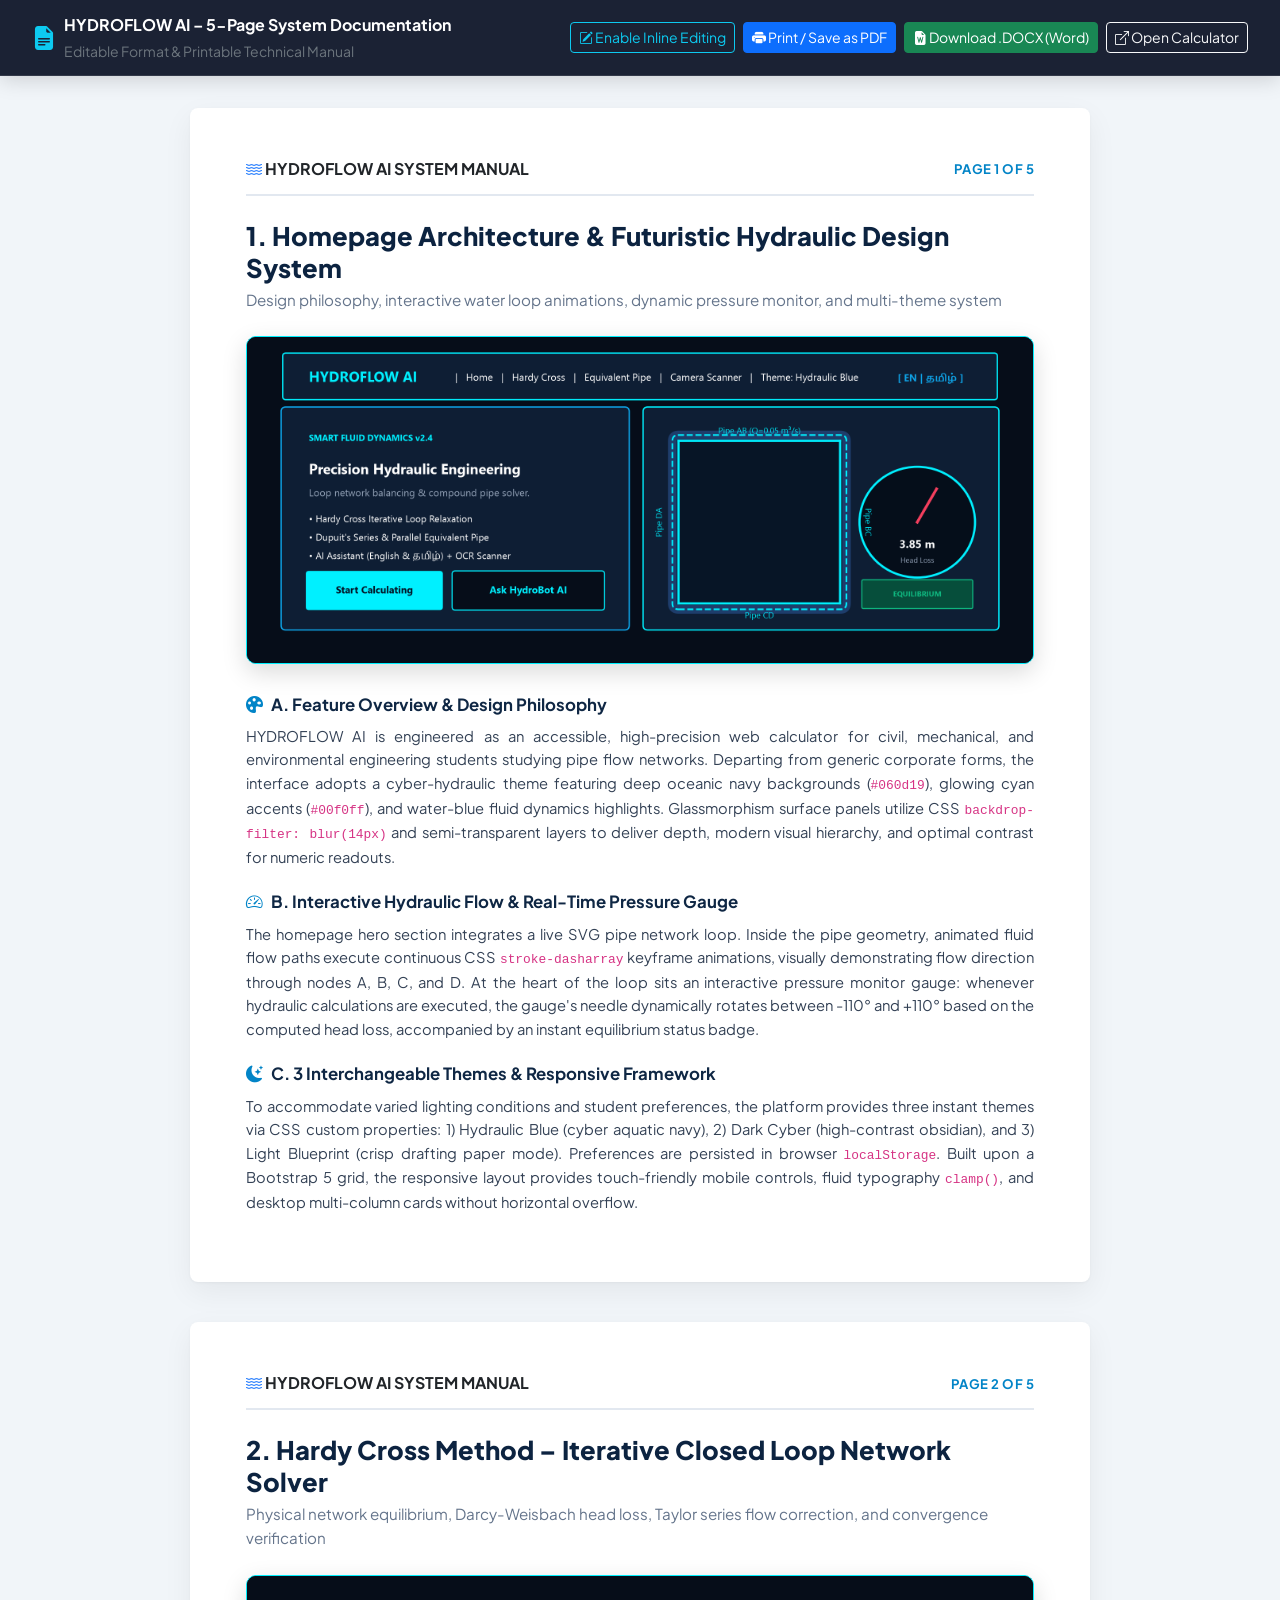
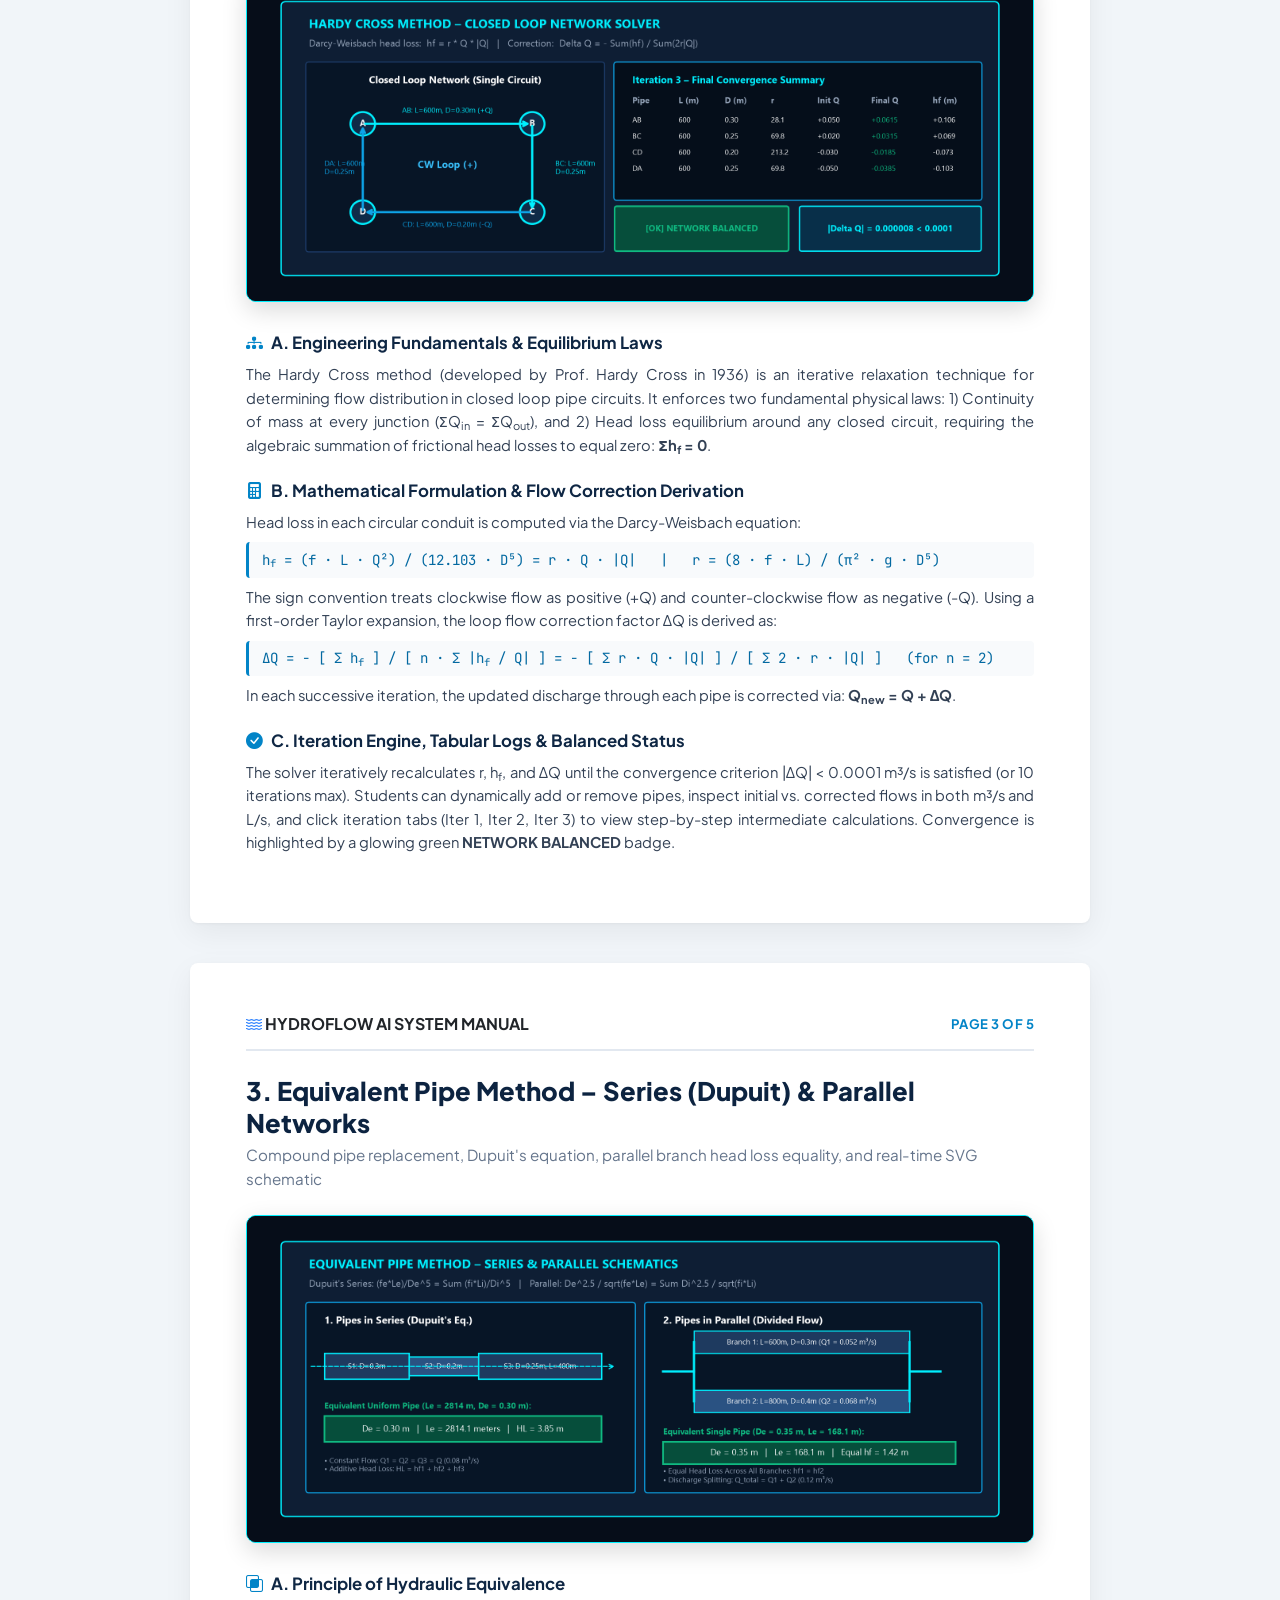
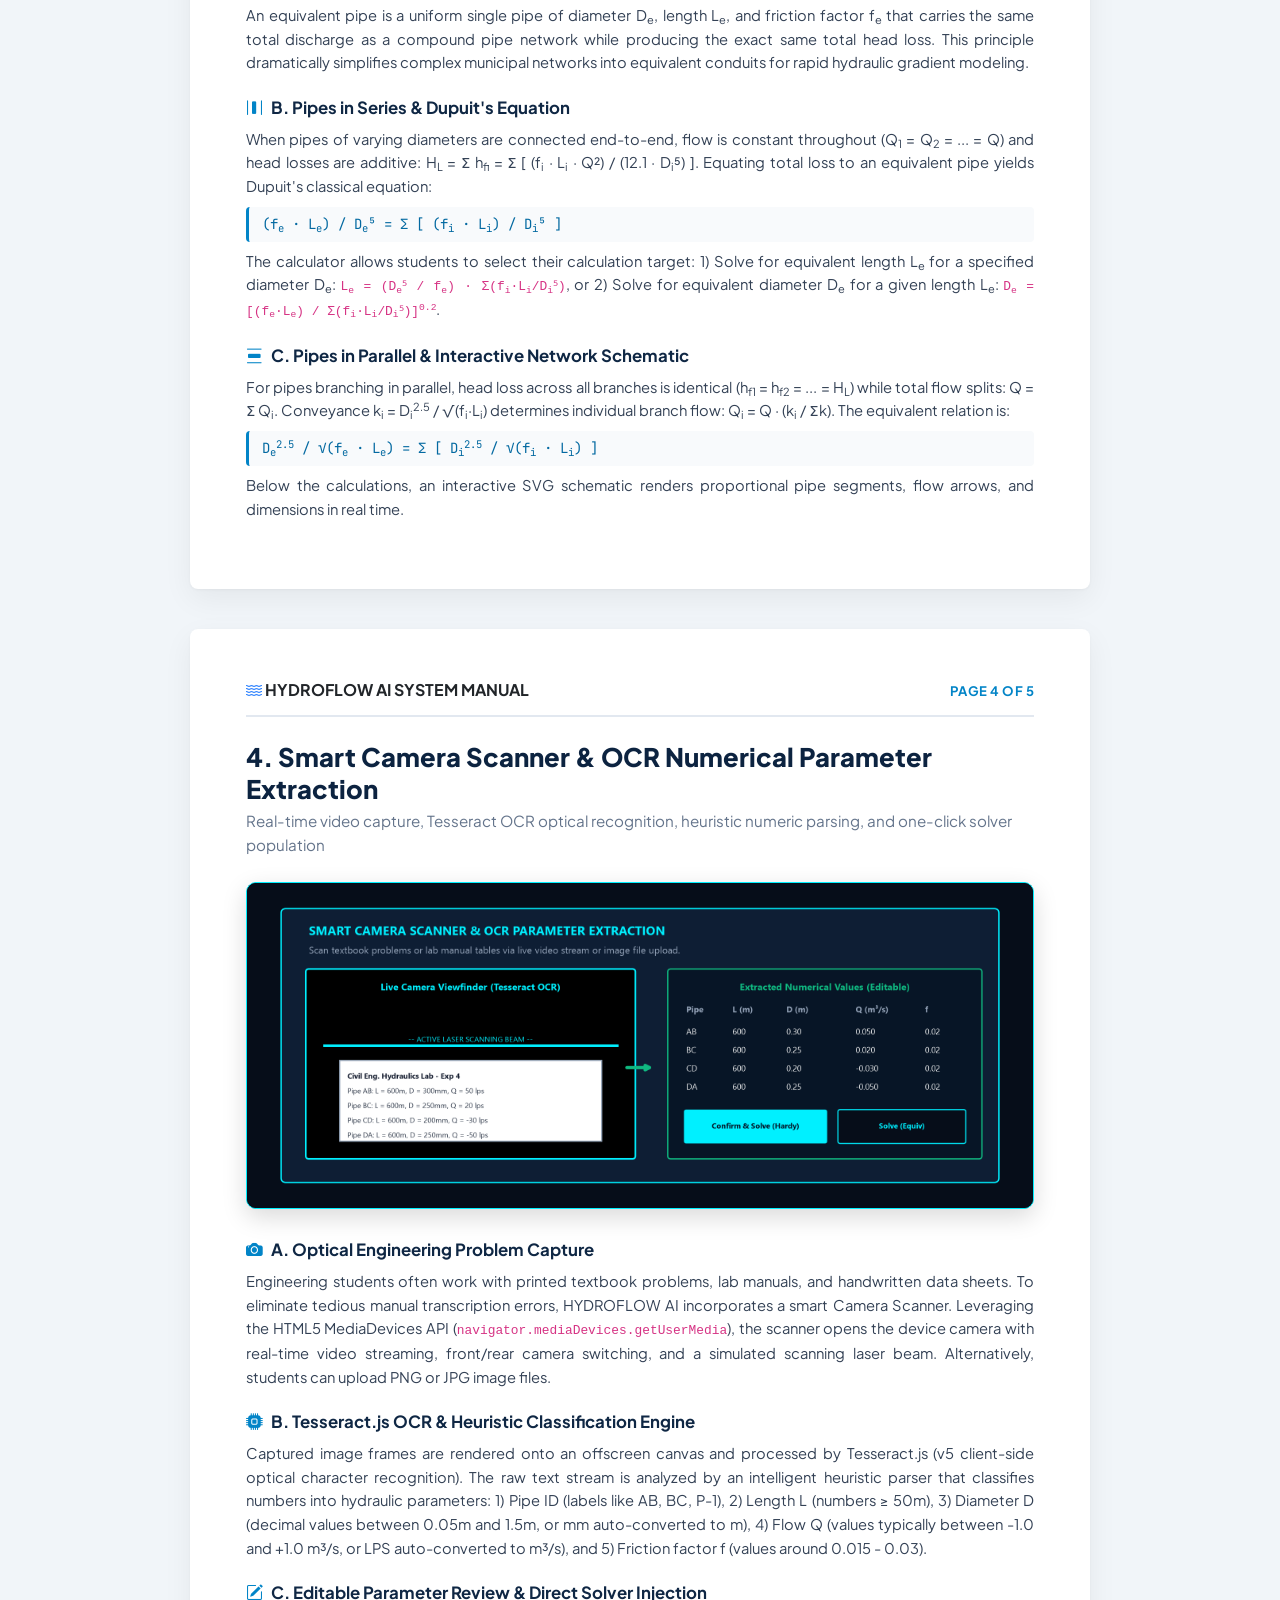
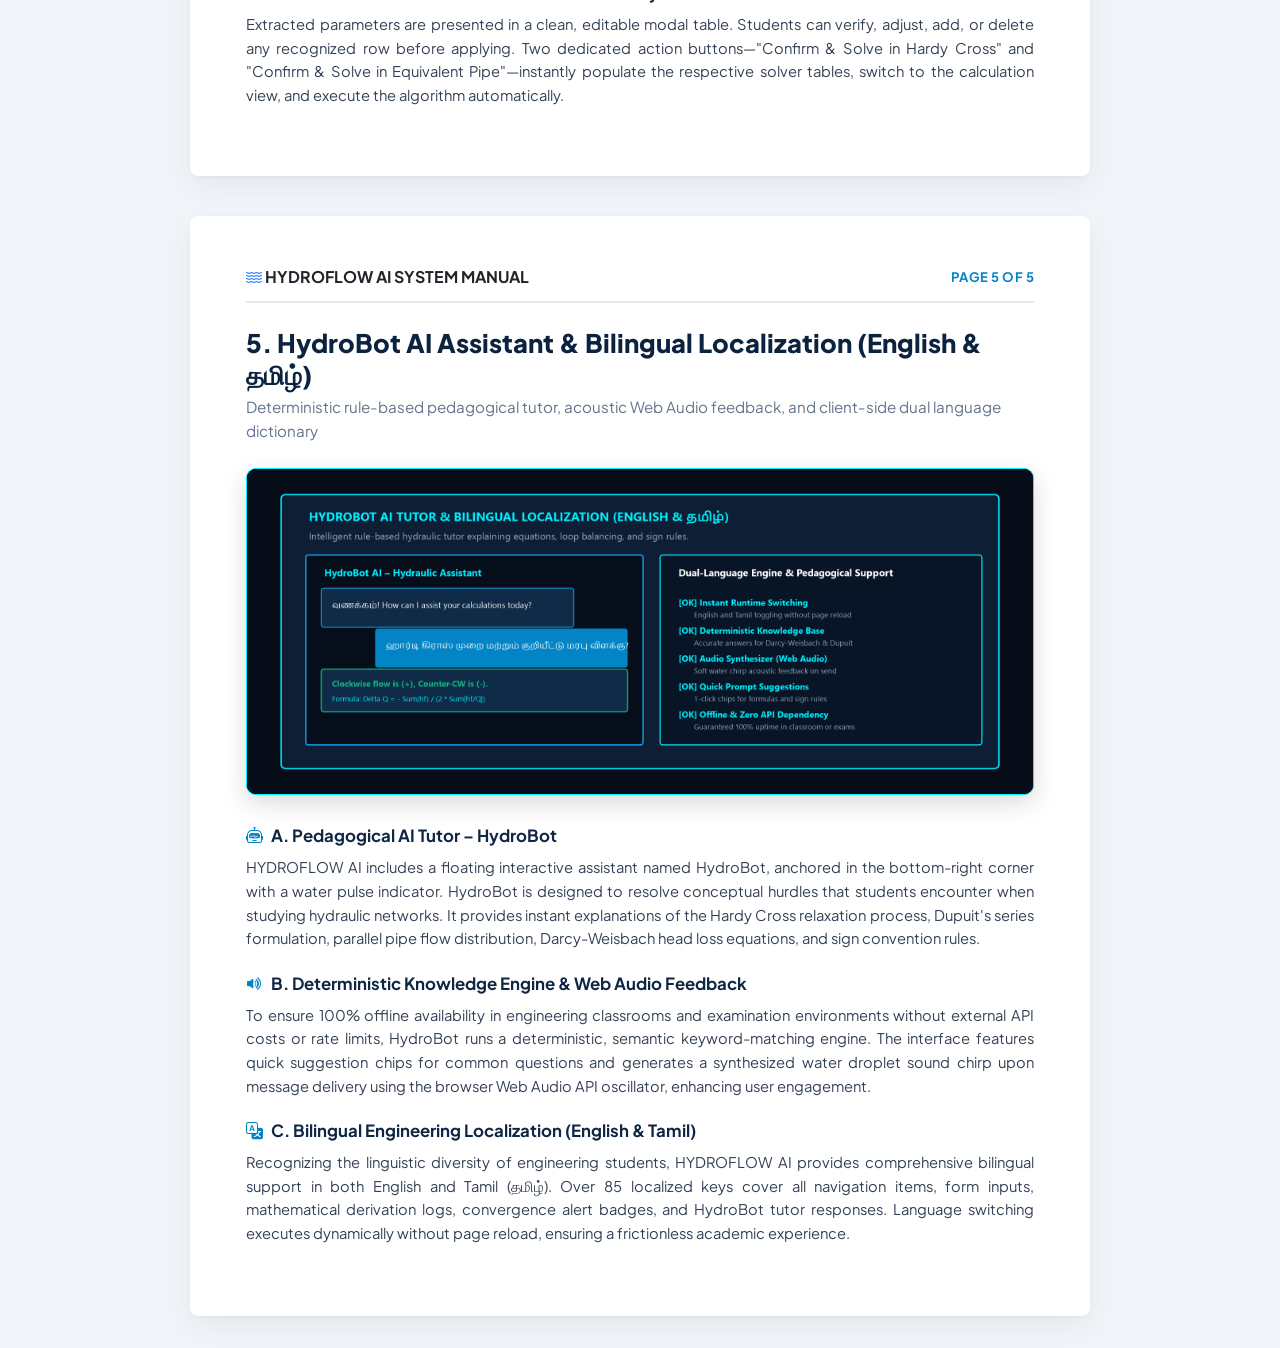
<file: documentation.html>
<!DOCTYPE html>
<html lang="en">
<head>
  <meta charset="UTF-8">
  <meta name="viewport" content="width=device-width, initial-scale=1.0">
  <title>HYDROFLOW AI – 5-Page System Documentation</title>
  <link rel="icon" type="image/svg+xml" href="assets/favicon.svg">
  <link href="https://cdn.jsdelivr.net/npm/bootstrap@5.3.3/dist/css/bootstrap.min.css" rel="stylesheet">
  <link href="https://cdn.jsdelivr.net/npm/bootstrap-icons@1.11.3/font/bootstrap-icons.min.css" rel="stylesheet">
  <style>
    @import url('https://fonts.googleapis.com/css2?family=Plus+Jakarta+Sans:wght@400;500;600;700;800&family=JetBrains+Mono:wght@400;600&display=swap');

    :root {
      --primary-blue: #0284c7;
      --navy-dark: #060d19;
      --navy-card: #0f1e34;
      --text-dark: #0f172a;
      --text-muted: #64748b;
    }

    body {
      font-family: 'Plus Jakarta Sans', system-ui, sans-serif;
      background-color: #f1f5f9;
      color: var(--text-dark);
      margin: 0;
      padding: 0;
      line-height: 1.6;
    }

    /* Fixed Top Control Bar */
    .doc-control-bar {
      position: sticky;
      top: 0;
      z-index: 1000;
      background: rgba(15, 23, 42, 0.95);
      backdrop-filter: blur(10px);
      color: #fff;
      padding: 0.75rem 2rem;
      border-bottom: 1px solid rgba(255,255,255,0.1);
      display: flex;
      justify-content: space-between;
      align-items: center;
      box-shadow: 0 4px 20px rgba(0,0,0,0.15);
    }

    /* Page Canvas Simulation (Standard A4 / Letter) */
    .page-container {
      max-width: 900px;
      margin: 2rem auto;
      display: flex;
      flex-direction: column;
      gap: 2.5rem;
    }

    .doc-page {
      background: #ffffff;
      border-radius: 8px;
      padding: 3rem 3.5rem;
      box-shadow: 0 10px 30px rgba(0,0,0,0.06), 0 1px 3px rgba(0,0,0,0.04);
      min-height: 1100px;
      display: flex;
      flex-direction: column;
      position: relative;
    }

    .doc-page-header {
      display: flex;
      justify-content: space-between;
      align-items: center;
      border-bottom: 2px solid #e2e8f0;
      padding-bottom: 0.75rem;
      margin-bottom: 1.5rem;
    }

    .doc-page-number {
      font-size: 0.82rem;
      font-weight: 700;
      color: var(--primary-blue);
      text-transform: uppercase;
      letter-spacing: 0.5px;
    }

    .doc-title {
      font-size: 1.6rem;
      font-weight: 800;
      color: #0c2340;
      line-height: 1.25;
      margin-bottom: 0.25rem;
    }

    .doc-subtitle {
      font-size: 0.95rem;
      color: var(--text-muted);
      margin-bottom: 1.5rem;
    }

    /* Picture / Illustration Container */
    .feature-picture-box {
      background: #060d19;
      border: 1px solid #00f0ff;
      border-radius: 10px;
      overflow: hidden;
      margin-bottom: 1.75rem;
      box-shadow: 0 8px 25px rgba(0,0,0,0.15);
    }

    .feature-picture-box img {
      width: 100%;
      height: auto;
      display: block;
    }

    /* Section Explanation Layout */
    .section-block {
      margin-bottom: 1.25rem;
    }

    .section-heading {
      font-size: 1.05rem;
      font-weight: 700;
      color: #0f2744;
      display: flex;
      align-items: center;
      gap: 0.5rem;
      margin-bottom: 0.4rem;
    }

    .section-heading i {
      color: var(--primary-blue);
    }

    .section-body {
      font-size: 0.92rem;
      color: #334155;
      text-align: justify;
      margin-bottom: 0;
    }

    .math-formula {
      font-family: 'JetBrains Mono', monospace;
      background: #f8fafc;
      border-left: 3px solid var(--primary-blue);
      padding: 0.4rem 0.8rem;
      border-radius: 4px;
      font-size: 0.88rem;
      color: #0369a1;
      margin: 0.5rem 0;
    }

    /* Editable active styling */
    [contenteditable="true"] {
      outline: 2px dashed #0284c7 !important;
      background: #f0f9ff;
      border-radius: 4px;
    }

    /* Print / PDF Media Styles */
    @media print {
      .doc-control-bar {
        display: none !important;
      }
      body {
        background: #ffffff !important;
      }
      .page-container {
        margin: 0 !important;
        max-width: 100% !important;
        gap: 0 !important;
      }
      .doc-page {
        box-shadow: none !important;
        border-radius: 0 !important;
        padding: 2.5cm 2cm !important;
        page-break-after: always !important;
        min-height: auto !important;
      }
    }
  </style>
</head>
<body>

  <!-- Floating Control Bar -->
  <div class="doc-control-bar">
    <div class="d-flex align-items-center gap-2">
      <i class="bi bi-file-earmark-text-fill text-info fs-4"></i>
      <div>
        <strong class="d-block" style="font-size: 1rem;">HYDROFLOW AI – 5-Page System Documentation</strong>
        <span class="small text-secondary">Editable Format & Printable Technical Manual</span>
      </div>
    </div>
    <div class="d-flex align-items-center gap-2">
      <button type="button" id="btnToggleEdit" class="btn btn-outline-info btn-sm">
        <i class="bi bi-pencil-square"></i> <span id="editText">Enable Inline Editing</span>
      </button>
      <button type="button" class="btn btn-primary btn-sm" onclick="window.print()">
        <i class="bi bi-printer-fill"></i> Print / Save as PDF
      </button>
      <a href="HYDROFLOW_AI_System_Documentation.docx" class="btn btn-success btn-sm" download>
        <i class="bi bi-file-earmark-word-fill"></i> Download .DOCX (Word)
      </a>
      <a href="index.html" class="btn btn-outline-light btn-sm">
        <i class="bi bi-box-arrow-up-right"></i> Open Calculator
      </a>
    </div>
  </div>

  <div class="page-container">

    <!-- ================= PAGE 1 ================= -->
    <div class="doc-page">
      <div class="doc-page-header">
        <span class="fw-bold text-dark"><i class="bi bi-water text-primary"></i> HYDROFLOW AI SYSTEM MANUAL</span>
        <span class="doc-page-number">Page 1 of 5</span>
      </div>

      <div class="editable-content">
        <h1 class="doc-title">1. Homepage Architecture & Futuristic Hydraulic Design System</h1>
        <p class="doc-subtitle">Design philosophy, interactive water loop animations, dynamic pressure monitor, and multi-theme system</p>

        <!-- Feature Picture / Illustration -->
        <div class="feature-picture-box">
          <img src="doc_assets/page1_hero.png" alt="Homepage Architecture and Hydraulic Design System">
        </div>

        <!-- Section Explanations with Proper Alignment -->
        <div class="section-block">
          <div class="section-heading">
            <i class="bi bi-palette-fill"></i> A. Feature Overview & Design Philosophy
          </div>
          <p class="section-body">
            HYDROFLOW AI is engineered as an accessible, high-precision web calculator for civil, mechanical, and environmental engineering students studying pipe flow networks. Departing from generic corporate forms, the interface adopts a cyber-hydraulic theme featuring deep oceanic navy backgrounds (<code>#060d19</code>), glowing cyan accents (<code>#00f0ff</code>), and water-blue fluid dynamics highlights. Glassmorphism surface panels utilize CSS <code>backdrop-filter: blur(14px)</code> and semi-transparent layers to deliver depth, modern visual hierarchy, and optimal contrast for numeric readouts.
          </p>
        </div>

        <div class="section-block">
          <div class="section-heading">
            <i class="bi bi-speedometer2"></i> B. Interactive Hydraulic Flow & Real-Time Pressure Gauge
          </div>
          <p class="section-body">
            The homepage hero section integrates a live SVG pipe network loop. Inside the pipe geometry, animated fluid flow paths execute continuous CSS <code>stroke-dasharray</code> keyframe animations, visually demonstrating flow direction through nodes A, B, C, and D. At the heart of the loop sits an interactive pressure monitor gauge: whenever hydraulic calculations are executed, the gauge's needle dynamically rotates between -110° and +110° based on the computed head loss, accompanied by an instant equilibrium status badge.
          </p>
        </div>

        <div class="section-block">
          <div class="section-heading">
            <i class="bi bi-moon-stars-fill"></i> C. 3 Interchangeable Themes & Responsive Framework
          </div>
          <p class="section-body">
            To accommodate varied lighting conditions and student preferences, the platform provides three instant themes via CSS custom properties: 1) Hydraulic Blue (cyber aquatic navy), 2) Dark Cyber (high-contrast obsidian), and 3) Light Blueprint (crisp drafting paper mode). Preferences are persisted in browser <code>localStorage</code>. Built upon a Bootstrap 5 grid, the responsive layout provides touch-friendly mobile controls, fluid typography <code>clamp()</code>, and desktop multi-column cards without horizontal overflow.
          </p>
        </div>
      </div>
    </div>


    <!-- ================= PAGE 2 ================= -->
    <div class="doc-page">
      <div class="doc-page-header">
        <span class="fw-bold text-dark"><i class="bi bi-water text-primary"></i> HYDROFLOW AI SYSTEM MANUAL</span>
        <span class="doc-page-number">Page 2 of 5</span>
      </div>

      <div class="editable-content">
        <h1 class="doc-title">2. Hardy Cross Method – Iterative Closed Loop Network Solver</h1>
        <p class="doc-subtitle">Physical network equilibrium, Darcy-Weisbach head loss, Taylor series flow correction, and convergence verification</p>

        <!-- Feature Picture / Illustration -->
        <div class="feature-picture-box">
          <img src="doc_assets/page2_hardycross.png" alt="Hardy Cross Method Network Loop Solver">
        </div>

        <!-- Section Explanations with Proper Alignment -->
        <div class="section-block">
          <div class="section-heading">
            <i class="bi bi-diagram-3-fill"></i> A. Engineering Fundamentals & Equilibrium Laws
          </div>
          <p class="section-body">
            The Hardy Cross method (developed by Prof. Hardy Cross in 1936) is an iterative relaxation technique for determining flow distribution in closed loop pipe circuits. It enforces two fundamental physical laws: 1) Continuity of mass at every junction (ΣQ<sub>in</sub> = ΣQ<sub>out</sub>), and 2) Head loss equilibrium around any closed circuit, requiring the algebraic summation of frictional head losses to equal zero: <strong>Σh<sub>f</sub> = 0</strong>.
          </p>
        </div>

        <div class="section-block">
          <div class="section-heading">
            <i class="bi bi-calculator-fill"></i> B. Mathematical Formulation & Flow Correction Derivation
          </div>
          <p class="section-body">
            Head loss in each circular conduit is computed via the Darcy-Weisbach equation:
          </p>
          <div class="math-formula">
            h<sub>f</sub> = (f · L · Q²) / (12.103 · D⁵) = r · Q · |Q| &nbsp;&nbsp;|&nbsp;&nbsp; r = (8 · f · L) / (π² · g · D⁵)
          </div>
          <p class="section-body">
            The sign convention treats clockwise flow as positive (+Q) and counter-clockwise flow as negative (-Q). Using a first-order Taylor expansion, the loop flow correction factor ΔQ is derived as:
          </p>
          <div class="math-formula">
            ΔQ = - [ Σ h<sub>f</sub> ] / [ n · Σ |h<sub>f</sub> / Q| ] = - [ Σ r · Q · |Q| ] / [ Σ 2 · r · |Q| ] &nbsp;&nbsp;(for n = 2)
          </div>
          <p class="section-body">
            In each successive iteration, the updated discharge through each pipe is corrected via: <strong>Q<sub>new</sub> = Q + ΔQ</strong>.
          </p>
        </div>

        <div class="section-block">
          <div class="section-heading">
            <i class="bi bi-check-circle-fill"></i> C. Iteration Engine, Tabular Logs & Balanced Status
          </div>
          <p class="section-body">
            The solver iteratively recalculates r, h<sub>f</sub>, and ΔQ until the convergence criterion |ΔQ| &lt; 0.0001 m³/s is satisfied (or 10 iterations max). Students can dynamically add or remove pipes, inspect initial vs. corrected flows in both m³/s and L/s, and click iteration tabs (Iter 1, Iter 2, Iter 3) to view step-by-step intermediate calculations. Convergence is highlighted by a glowing green <strong>NETWORK BALANCED</strong> badge.
          </p>
        </div>
      </div>
    </div>


    <!-- ================= PAGE 3 ================= -->
    <div class="doc-page">
      <div class="doc-page-header">
        <span class="fw-bold text-dark"><i class="bi bi-water text-primary"></i> HYDROFLOW AI SYSTEM MANUAL</span>
        <span class="doc-page-number">Page 3 of 5</span>
      </div>

      <div class="editable-content">
        <h1 class="doc-title">3. Equivalent Pipe Method – Series (Dupuit) & Parallel Networks</h1>
        <p class="doc-subtitle">Compound pipe replacement, Dupuit's equation, parallel branch head loss equality, and real-time SVG schematic</p>

        <!-- Feature Picture / Illustration -->
        <div class="feature-picture-box">
          <img src="doc_assets/page3_equivalentpipe.png" alt="Equivalent Pipe Method Series and Parallel Networks">
        </div>

        <!-- Section Explanations with Proper Alignment -->
        <div class="section-block">
          <div class="section-heading">
            <i class="bi bi-intersect"></i> A. Principle of Hydraulic Equivalence
          </div>
          <p class="section-body">
            An equivalent pipe is a uniform single pipe of diameter D<sub>e</sub>, length L<sub>e</sub>, and friction factor f<sub>e</sub> that carries the same total discharge as a compound pipe network while producing the exact same total head loss. This principle dramatically simplifies complex municipal networks into equivalent conduits for rapid hydraulic gradient modeling.
          </p>
        </div>

        <div class="section-block">
          <div class="section-heading">
            <i class="bi bi-distribute-horizontal"></i> B. Pipes in Series & Dupuit's Equation
          </div>
          <p class="section-body">
            When pipes of varying diameters are connected end-to-end, flow is constant throughout (Q<sub>1</sub> = Q<sub>2</sub> = ... = Q) and head losses are additive: H<sub>L</sub> = Σ h<sub>fi</sub> = Σ [ (f<sub>i</sub> · L<sub>i</sub> · Q²) / (12.1 · D<sub>i</sub>⁵) ]. Equating total loss to an equivalent pipe yields Dupuit's classical equation:
          </p>
          <div class="math-formula">
            (f<sub>e</sub> · L<sub>e</sub>) / D<sub>e</sub>⁵ = Σ [ (f<sub>i</sub> · L<sub>i</sub>) / D<sub>i</sub>⁵ ]
          </div>
          <p class="section-body">
            The calculator allows students to select their calculation target: 1) Solve for equivalent length L<sub>e</sub> for a specified diameter D<sub>e</sub>: <code>L<sub>e</sub> = (D<sub>e</sub>⁵ / f<sub>e</sub>) · Σ(f<sub>i</sub>·L<sub>i</sub>/D<sub>i</sub>⁵)</code>, or 2) Solve for equivalent diameter D<sub>e</sub> for a given length L<sub>e</sub>: <code>D<sub>e</sub> = [(f<sub>e</sub>·L<sub>e</sub>) / Σ(f<sub>i</sub>·L<sub>i</sub>/D<sub>i</sub>⁵)]<sup>0.2</sup></code>.
          </p>
        </div>

        <div class="section-block">
          <div class="section-heading">
            <i class="bi bi-distribute-vertical"></i> C. Pipes in Parallel & Interactive Network Schematic
          </div>
          <p class="section-body">
            For pipes branching in parallel, head loss across all branches is identical (h<sub>f1</sub> = h<sub>f2</sub> = ... = H<sub>L</sub>) while total flow splits: Q = Σ Q<sub>i</sub>. Conveyance k<sub>i</sub> = D<sub>i</sub><sup>2.5</sup> / √(f<sub>i</sub>·L<sub>i</sub>) determines individual branch flow: Q<sub>i</sub> = Q · (k<sub>i</sub> / Σk). The equivalent relation is:
          </p>
          <div class="math-formula">
            D<sub>e</sub><sup>2.5</sup> / √(f<sub>e</sub> · L<sub>e</sub>) = Σ [ D<sub>i</sub><sup>2.5</sup> / √(f<sub>i</sub> · L<sub>i</sub>) ]
          </div>
          <p class="section-body">
            Below the calculations, an interactive SVG schematic renders proportional pipe segments, flow arrows, and dimensions in real time.
          </p>
        </div>
      </div>
    </div>


    <!-- ================= PAGE 4 ================= -->
    <div class="doc-page">
      <div class="doc-page-header">
        <span class="fw-bold text-dark"><i class="bi bi-water text-primary"></i> HYDROFLOW AI SYSTEM MANUAL</span>
        <span class="doc-page-number">Page 4 of 5</span>
      </div>

      <div class="editable-content">
        <h1 class="doc-title">4. Smart Camera Scanner & OCR Numerical Parameter Extraction</h1>
        <p class="doc-subtitle">Real-time video capture, Tesseract OCR optical recognition, heuristic numeric parsing, and one-click solver population</p>

        <!-- Feature Picture / Illustration -->
        <div class="feature-picture-box">
          <img src="doc_assets/page4_scanner.png" alt="Smart Camera Scanner and OCR Parameter Extraction">
        </div>

        <!-- Section Explanations with Proper Alignment -->
        <div class="section-block">
          <div class="section-heading">
            <i class="bi bi-camera-fill"></i> A. Optical Engineering Problem Capture
          </div>
          <p class="section-body">
            Engineering students often work with printed textbook problems, lab manuals, and handwritten data sheets. To eliminate tedious manual transcription errors, HYDROFLOW AI incorporates a smart Camera Scanner. Leveraging the HTML5 MediaDevices API (<code>navigator.mediaDevices.getUserMedia</code>), the scanner opens the device camera with real-time video streaming, front/rear camera switching, and a simulated scanning laser beam. Alternatively, students can upload PNG or JPG image files.
          </p>
        </div>

        <div class="section-block">
          <div class="section-heading">
            <i class="bi bi-cpu-fill"></i> B. Tesseract.js OCR & Heuristic Classification Engine
          </div>
          <p class="section-body">
            Captured image frames are rendered onto an offscreen canvas and processed by Tesseract.js (v5 client-side optical character recognition). The raw text stream is analyzed by an intelligent heuristic parser that classifies numbers into hydraulic parameters: 1) Pipe ID (labels like AB, BC, P-1), 2) Length L (numbers ≥ 50m), 3) Diameter D (decimal values between 0.05m and 1.5m, or mm auto-converted to m), 4) Flow Q (values typically between -1.0 and +1.0 m³/s, or LPS auto-converted to m³/s), and 5) Friction factor f (values around 0.015 - 0.03).
          </p>
        </div>

        <div class="section-block">
          <div class="section-heading">
            <i class="bi bi-pencil-square"></i> C. Editable Parameter Review & Direct Solver Injection
          </div>
          <p class="section-body">
            Extracted parameters are presented in a clean, editable modal table. Students can verify, adjust, add, or delete any recognized row before applying. Two dedicated action buttons—"Confirm & Solve in Hardy Cross" and "Confirm & Solve in Equivalent Pipe"—instantly populate the respective solver tables, switch to the calculation view, and execute the algorithm automatically.
          </p>
        </div>
      </div>
    </div>


    <!-- ================= PAGE 5 ================= -->
    <div class="doc-page">
      <div class="doc-page-header">
        <span class="fw-bold text-dark"><i class="bi bi-water text-primary"></i> HYDROFLOW AI SYSTEM MANUAL</span>
        <span class="doc-page-number">Page 5 of 5</span>
      </div>

      <div class="editable-content">
        <h1 class="doc-title">5. HydroBot AI Assistant & Bilingual Localization (English & தமிழ்)</h1>
        <p class="doc-subtitle">Deterministic rule-based pedagogical tutor, acoustic Web Audio feedback, and client-side dual language dictionary</p>

        <!-- Feature Picture / Illustration -->
        <div class="feature-picture-box">
          <img src="doc_assets/page5_hydrobot.png" alt="HydroBot AI Assistant and Bilingual Localization">
        </div>

        <!-- Section Explanations with Proper Alignment -->
        <div class="section-block">
          <div class="section-heading">
            <i class="bi bi-robot"></i> A. Pedagogical AI Tutor – HydroBot
          </div>
          <p class="section-body">
            HYDROFLOW AI includes a floating interactive assistant named HydroBot, anchored in the bottom-right corner with a water pulse indicator. HydroBot is designed to resolve conceptual hurdles that students encounter when studying hydraulic networks. It provides instant explanations of the Hardy Cross relaxation process, Dupuit's series formulation, parallel pipe flow distribution, Darcy-Weisbach head loss equations, and sign convention rules.
          </p>
        </div>

        <div class="section-block">
          <div class="section-heading">
            <i class="bi bi-volume-up-fill"></i> B. Deterministic Knowledge Engine & Web Audio Feedback
          </div>
          <p class="section-body">
            To ensure 100% offline availability in engineering classrooms and examination environments without external API costs or rate limits, HydroBot runs a deterministic, semantic keyword-matching engine. The interface features quick suggestion chips for common questions and generates a synthesized water droplet sound chirp upon message delivery using the browser Web Audio API oscillator, enhancing user engagement.
          </p>
        </div>

        <div class="section-block">
          <div class="section-heading">
            <i class="bi bi-translate"></i> C. Bilingual Engineering Localization (English & Tamil)
          </div>
          <p class="section-body">
            Recognizing the linguistic diversity of engineering students, HYDROFLOW AI provides comprehensive bilingual support in both English and Tamil (தமிழ்). Over 85 localized keys cover all navigation items, form inputs, mathematical derivation logs, convergence alert badges, and HydroBot tutor responses. Language switching executes dynamically without page reload, ensuring a frictionless academic experience.
          </p>
        </div>
      </div>
    </div>

  </div>

  <script>
    // Inline editing toggle logic
    let isEditing = false;
    const btnToggle = document.getElementById('btnToggleEdit');
    const editText = document.getElementById('editText');

    btnToggle.addEventListener('click', () => {
      isEditing = !isEditing;
      document.querySelectorAll('.editable-content p, .editable-content h1, .editable-content .section-heading').forEach(el => {
        el.setAttribute('contenteditable', isEditing ? 'true' : 'false');
      });

      if (isEditing) {
        editText.textContent = 'Lock & Save Edits';
        btnToggle.className = 'btn btn-warning btn-sm';
      } else {
        editText.textContent = 'Enable Inline Editing';
        btnToggle.className = 'btn btn-outline-info btn-sm';
      }
    });
  </script>
</body>
</html>
</file>
